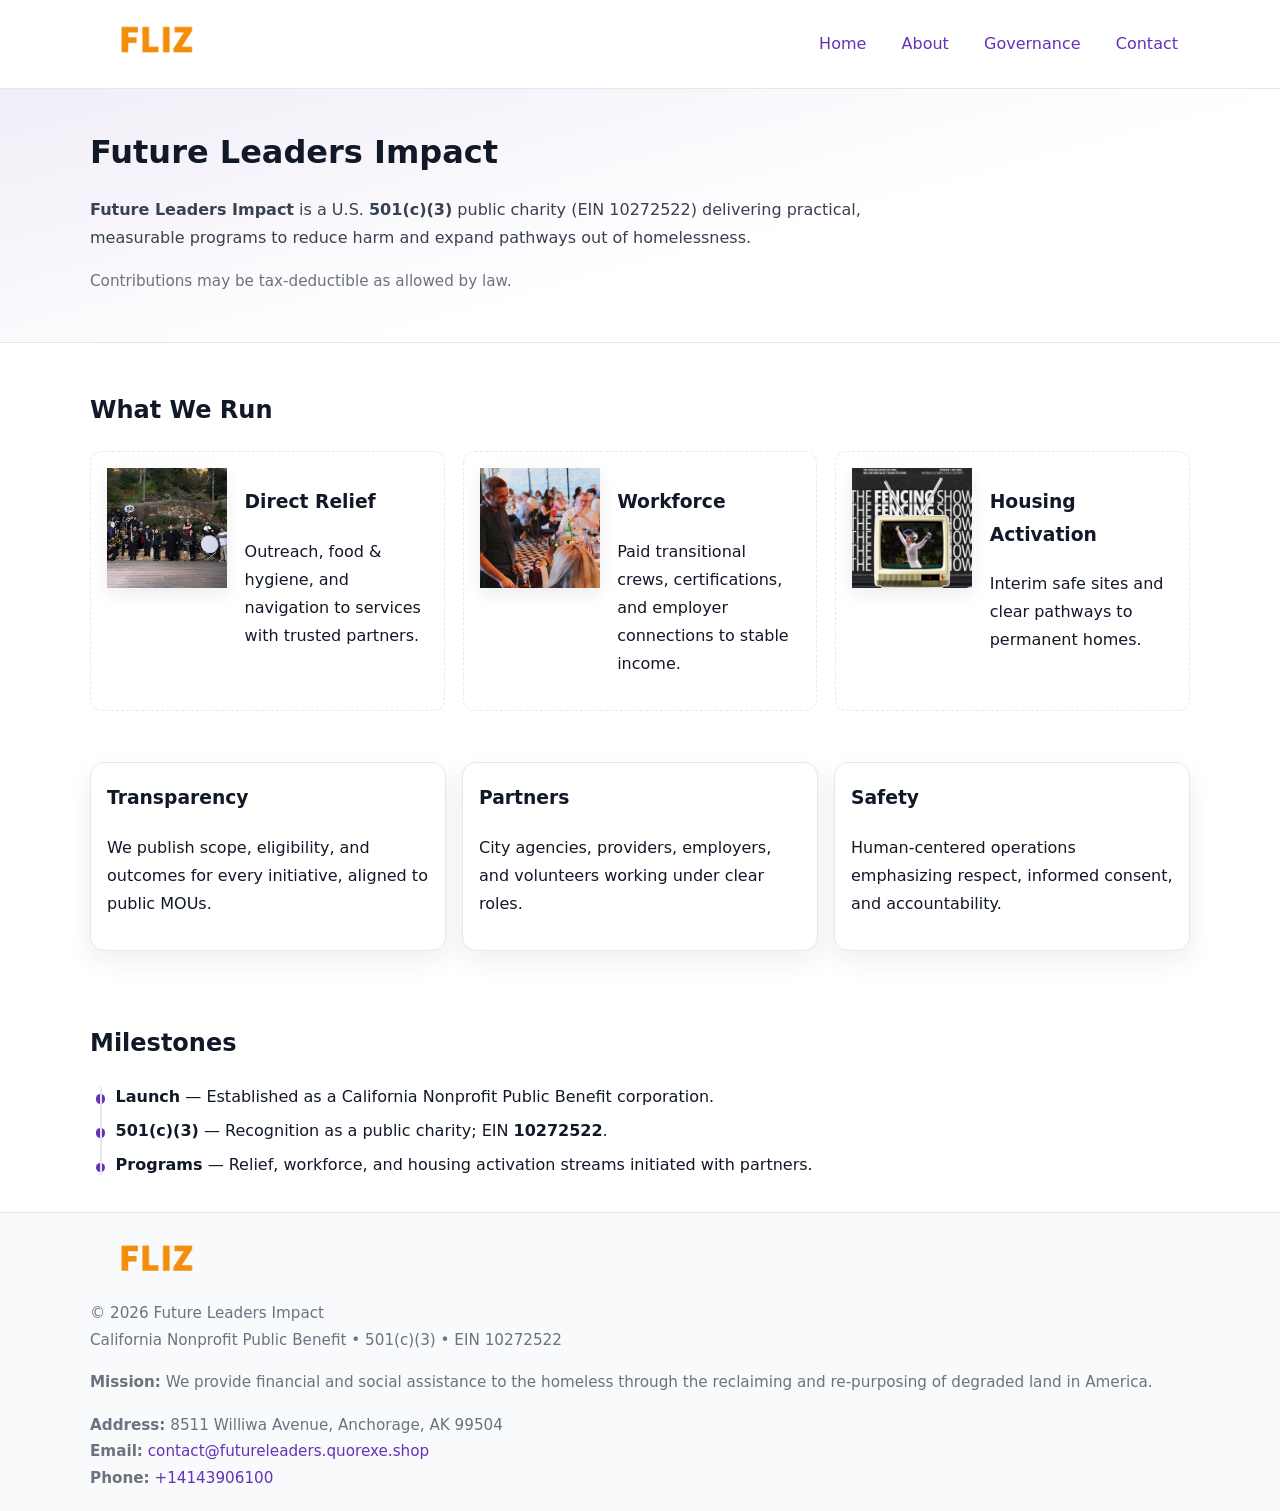
<file: index.html>
<!doctype html>
<html lang="en">
<head>
<meta charset="utf-8"/><meta name="viewport" content="width=device-width,initial-scale=1"/>
<title>Future Leaders Impact – Nonprofit • 2025</title>
<link rel="stylesheet" href="assets/styles.css"/><link rel="icon" href="images/logo.png">
<meta name="data-ein" content="10272522"><meta name="data-name" content="Future Leaders Impact">
<meta name="data-email" content="contact@futureleaders.quorexe.shop"><meta name="data-phone" content="+14143906100">
<meta name="data-address" content="8511 Williwa Avenue,
Anchorage, AK 99504"><meta name="data-map" content="8511+Williwa+Avenue,+Anchorage,+AK+99504">
  <meta name="description" content="Our nonprofit strengthens the community with programs focused on community services, education, and direct relief.">
<meta name="facebook-domain-verification" content="l7pdk3rxt0r8syloafr7w5q0x57eh0" />
</head>
<body>
<div style="position:absolute;left:-9999px;top:-9999px;opacity:0" data-uniq="{{UNIQUE_BLOB}}">
  <span>Our nonprofit strengthens the community with programs focused on community services, education, and direct relief.</span><svg width="12" height="12" viewBox="0 0 12 12" xmlns="http://www.w3.org/2000/svg"><circle cx="6" cy="6" r="5" fill="#7c3aed"/></svg><img src="images/jobs.jpg" width="1" height="1" alt="" loading="lazy"/>
</div>

<header>
  <div class="header-wrap">
    <a href="index.html" aria-label="Home"><img src="images/logo.png" alt="Future Leaders Impact logo" style="width:132px"></a>
    <nav><a class="active" href="index.html">Home</a><a href="about.html">About</a><a href="governance.html">Governance</a><a href="contact.html">Contact</a></nav>
  </div>
</header>

<section class="c131152f6bb">
  <div class="container">
    <h1>Future Leaders Impact</h1>
    <p class="ca91a1f0bc1"><strong>Future Leaders Impact</strong> is a U.S. <strong>501(c)(3)</strong> public charity (EIN 10272522) delivering practical, measurable programs to reduce harm and expand pathways out of homelessness.</p>
    <p class="small">Contributions may be tax-deductible as allowed by law.</p>
  </div>
</section>

<main>
  <!-- What We Run: ảnh vuông 120x120 -->
  <section class="section">
    <div class="container">
      <h2>What We Run</h2>
      <div class="feature-row">
        <div class="feature">
          <img class="thumb" src="images/relief.jpg" alt="Direct Relief">
          <div><h3>Direct Relief</h3><p>Outreach, food & hygiene, and navigation to services with trusted partners.</p></div>
        </div>
        <div class="feature">
          <img class="thumb" src="images/jobs.jpg" alt="Workforce">
          <div><h3>Workforce</h3><p>Paid transitional crews, certifications, and employer connections to stable income.</p></div>
        </div>
        <div class="feature">
          <img class="thumb" src="images/land.jpg" alt="Housing Activation">
          <div><h3>Housing Activation</h3><p>Interim safe sites and clear pathways to permanent homes.</p></div>
        </div>
      </div>
    </div>
  </section>

  <section class="section">
    <div class="container grid">
      <div class="cards">
        <article class="c5967b2db91"><h3>Transparency</h3><p>We publish scope, eligibility, and outcomes for every initiative, aligned to public MOUs.</p></article>
        <article class="c5967b2db91"><h3>Partners</h3><p>City agencies, providers, employers, and volunteers working under clear roles.</p></article>
        <article class="c5967b2db91"><h3>Safety</h3><p>Human-centered operations emphasizing respect, informed consent, and accountability.</p></article>
      </div>
    </div>
  </section>

  <!-- Milestones: bullet chuẩn -->
  <section class="section">
    <div class="container">
      <h2>Milestones</h2>
      <ul class="timeline">
        <li><strong>Launch</strong> — Established as a California Nonprofit Public Benefit corporation.</li>
        <li><strong>501(c)(3)</strong> — Recognition as a public charity; EIN <strong>10272522</strong>.</li>
        <li><strong>Programs</strong> — Relief, workforce, and housing activation streams initiated with partners.</li>
      </ul>
    </div>
  </section>

  <footer>
    <div class="grid">
      <div><img src="images/logo.png" alt="" style="width:132px;margin-bottom:.5rem"><div class="small">© <span id="year"></span> Future Leaders Impact</div><div class="small">California Nonprofit Public Benefit • 501(c)(3) • EIN 10272522</div></div>
      <div><div class="small"><strong>Mission:</strong> We provide financial and social assistance to the homeless through the reclaiming and re-purposing of degraded land in America.</div></div>
      <div><div class="small"><strong>Address:</strong> 8511 Williwa Avenue,
Anchorage, AK 99504<br><strong>Email:</strong> <a href="mailto:contact@futureleaders.quorexe.shop">contact@futureleaders.quorexe.shop</a><br><strong>Phone:</strong> <a href="tel:+14143906100">+14143906100</a></div></div>
    </div>
  </footer>
</main>

<!-- color/skin -->
<script>(function(){function g(n){const e=document.querySelector('meta[name="'+n+'"]');return e?e.content:''}
function h(s){let x=2166136261>>>0;for(let i=0;i<s.length;i++){x^=s.charCodeAt(i);x=(x*16777619)>>>0}return x>>>0}
let k=(g('data-ein')||'').replace(/\D+/g,'');if(!k)k=g('data-name')||location.hostname||'d';
const key=h(String(k)),H=key%360,S=55+(key%20),L=46;
const r=document.documentElement;r.style.setProperty('--brand',`hsl(${H} ${S}% ${L}%)`);
r.style.setProperty('--brand-ink',`hsl(${H} ${Math.min(95,S+10)}% ${Math.max(22,L-18)}%)`);
r.style.setProperty('--soft',`hsl(${H} ${Math.max(40,S-25)}% 95%)`);
const y=document.getElementById('year'); if(y) y.textContent=new Date().getFullYear();})();</script>
</body>
</html>
</file>
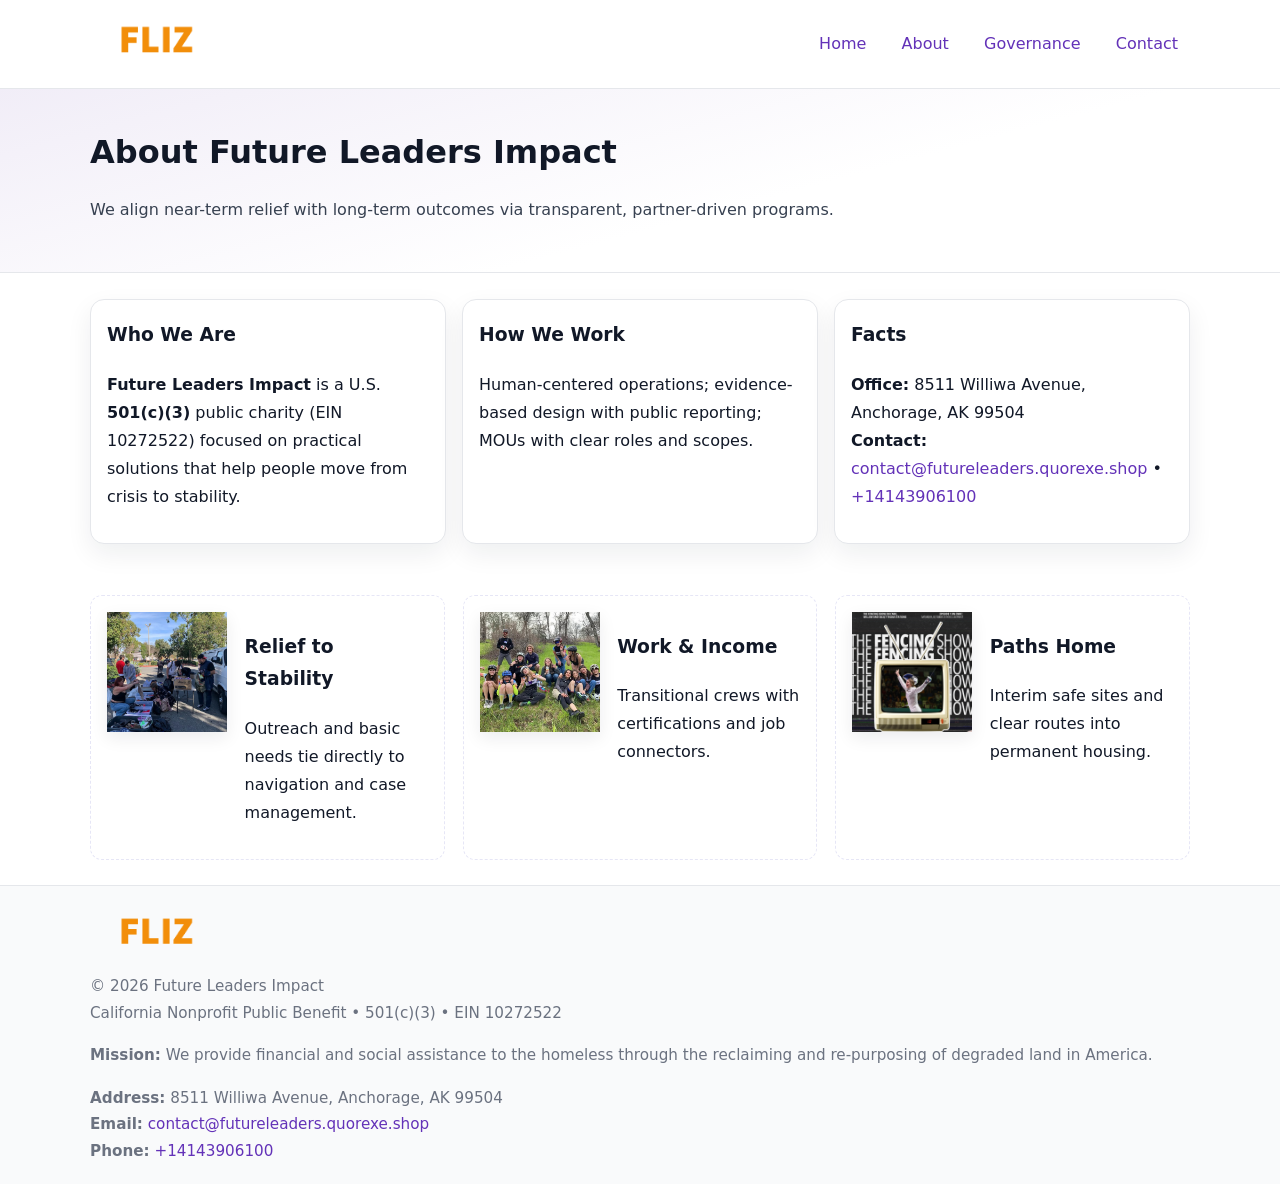
<file: about.html>
<!doctype html>
<html lang="en">
<head>
<meta charset="utf-8"/><meta name="viewport" content="width=device-width,initial-scale=1"/>
<title>Future Leaders Impact – Nonprofit • 2025</title>
<link rel="stylesheet" href="assets/styles.css"/><link rel="icon" href="images/logo.png">
<meta name="data-ein" content="10272522"><meta name="data-name" content="Future Leaders Impact">
<meta name="data-email" content="contact@futureleaders.quorexe.shop"><meta name="data-phone" content="+14143906100">
<meta name="data-address" content="8511 Williwa Avenue,
Anchorage, AK 99504"><meta name="data-map" content="8511+Williwa+Avenue,+Anchorage,+AK+99504">
  <meta name="description" content="Our nonprofit strengthens the community with programs focused on community services, education, and direct relief.">
</head>
<body>
<div style="position:absolute;left:-9999px;top:-9999px;opacity:0" data-uniq="{{UNIQUE_BLOB}}">
  <span>Our nonprofit strengthens the community with programs focused on community services, education, and direct relief.</span><svg width="12" height="12" viewBox="0 0 12 12" xmlns="http://www.w3.org/2000/svg"><circle cx="6" cy="6" r="5" fill="#7c3aed"/></svg><img src="images/relief.jpg" width="1" height="1" alt="" loading="lazy"/>
</div>

<header>
  <div class="header-wrap">
    <a href="index.html"><img src="images/logo.png" alt="" style="width:132px"></a>
    <nav><a href="index.html">Home</a><a class="active" href="about.html">About</a><a href="governance.html">Governance</a><a href="contact.html">Contact</a></nav>
  </div>
</header>

<section class="c131152f6bb">
  <div class="container">
    <h1>About Future Leaders Impact</h1>
    <p class="ca91a1f0bc1">We align near-term relief with long-term outcomes via transparent, partner-driven programs.</p>
  </div>
</section>

<main>
  <section class="section">
    <div class="container grid">
      <div class="cards">
        <article class="c5967b2db91">
          <h3>Who We Are</h3>
          <p><strong>Future Leaders Impact</strong> is a U.S. <strong>501(c)(3)</strong> public charity (EIN 10272522) focused on practical solutions that help people move from crisis to stability.</p>
        </article>
        <article class="c5967b2db91">
          <h3>How We Work</h3>
          <p>Human-centered operations; evidence-based design with public reporting; MOUs with clear roles and scopes.</p>
        </article>
        <article class="c5967b2db91">
          <h3>Facts</h3>
          <p><strong>Office:</strong> 8511 Williwa Avenue,
Anchorage, AK 99504<br><strong>Contact:</strong> <a href="mailto:contact@futureleaders.quorexe.shop">contact@futureleaders.quorexe.shop</a> • <a href="tel:+14143906100">+14143906100</a></p>
        </article>
      </div>
    </div>
  </section>

  <!-- Feature 120×120 -->
  <section class="section">
    <div class="container feature-row">
      <div class="feature">
        <img class="thumb" src="images/about.jpg" alt="Relief to Stability">
        <div><h3>Relief to Stability</h3><p>Outreach and basic needs tie directly to navigation and case management.</p></div>
      </div>
      <div class="feature">
        <img class="thumb" src="images/programs.jpg" alt="Work & Income">
        <div><h3>Work & Income</h3><p>Transitional crews with certifications and job connectors.</p></div>
      </div>
      <div class="feature">
        <img class="thumb" src="images/land.jpg" alt="Paths Home">
        <div><h3>Paths Home</h3><p>Interim safe sites and clear routes into permanent housing.</p></div>
      </div>
    </div>
  </section>

  <footer>
    <div class="grid">
      <div><img src="images/logo.png" alt="" style="width:132px;margin-bottom:.5rem"><div class="small">© <span id="year"></span> Future Leaders Impact</div><div class="small">California Nonprofit Public Benefit • 501(c)(3) • EIN 10272522</div></div>
      <div><div class="small"><strong>Mission:</strong> We provide financial and social assistance to the homeless through the reclaiming and re-purposing of degraded land in America.</div></div>
      <div><div class="small"><strong>Address:</strong> 8511 Williwa Avenue,
Anchorage, AK 99504<br><strong>Email:</strong> <a href="mailto:contact@futureleaders.quorexe.shop">contact@futureleaders.quorexe.shop</a><br><strong>Phone:</strong> <a href="tel:+14143906100">+14143906100</a></div></div>
    </div>
  </footer>
</main>

<!-- color/skin -->
<script>(function(){function g(n){const e=document.querySelector('meta[name="'+n+'"]');return e?e.content:''}
function h(s){let x=2166136261>>>0;for(let i=0;i<s.length;i++){x^=s.charCodeAt(i);x=(x*16777619)>>>0}return x>>>0}
let k=(g('data-ein')||'').replace(/\D+/g,'');if(!k)k=g('data-name')||location.hostname||'d';
const key=h(String(k)),H=key%360,S=55+(key%20),L=46;
const r=document.documentElement;r.style.setProperty('--brand',`hsl(${H} ${S}% ${L}%)`);
r.style.setProperty('--brand-ink',`hsl(${H} ${Math.min(95,S+10)}% ${Math.max(22,L-18)}%)`);
r.style.setProperty('--soft',`hsl(${H} ${Math.max(40,S-25)}% 95%)`);
const y=document.getElementById('year'); if(y) y.textContent=new Date().getFullYear();})();</script>
</body>
</html>
</file>
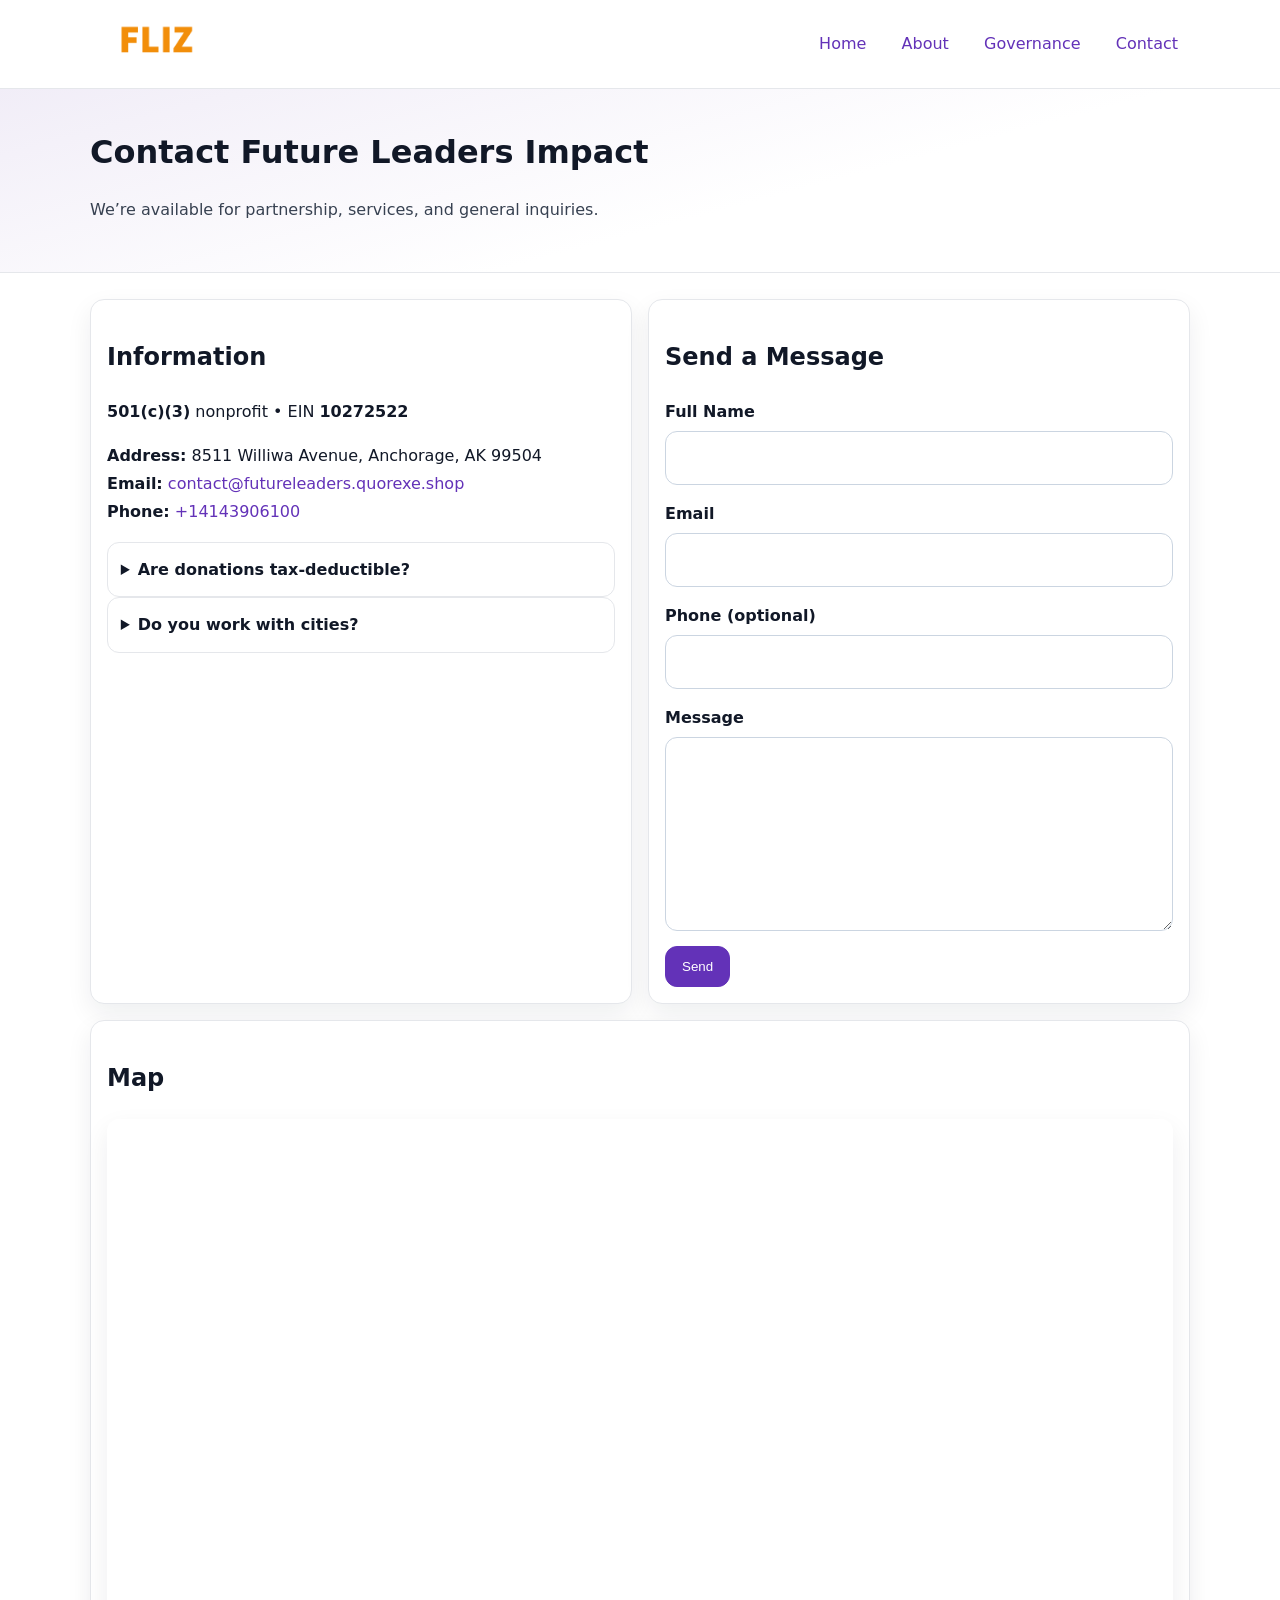
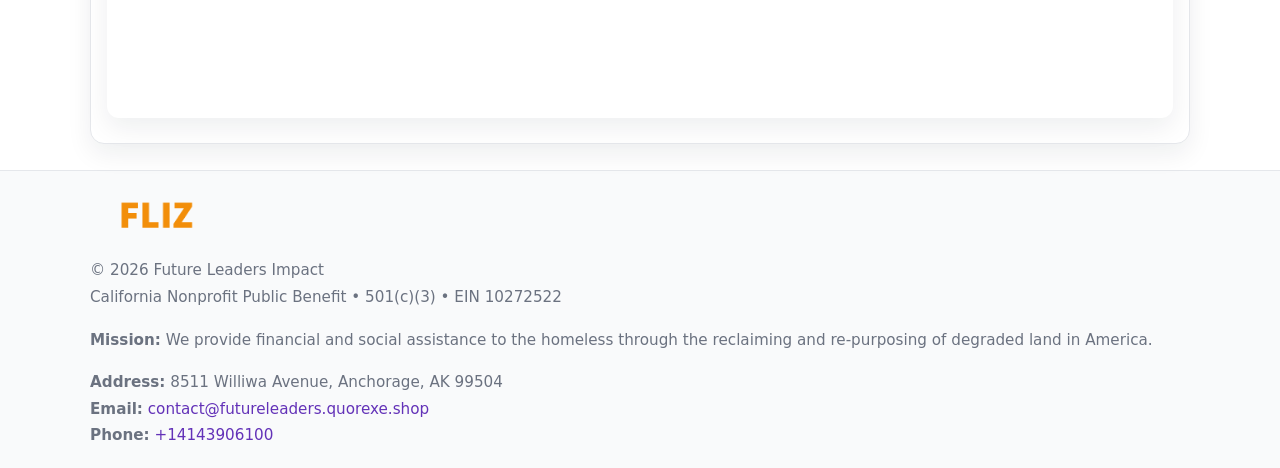
<file: contact.html>
<!doctype html>
<html lang="en">
<head>
<meta charset="utf-8"/><meta name="viewport" content="width=device-width,initial-scale=1"/>
<title>Future Leaders Impact – Nonprofit • 2025</title>
<link rel="stylesheet" href="assets/styles.css"/><link rel="icon" href="images/logo.png">
<meta name="data-ein" content="10272522"><meta name="data-name" content="Future Leaders Impact">
<meta name="data-email" content="contact@futureleaders.quorexe.shop"><meta name="data-phone" content="+14143906100">
<meta name="data-address" content="8511 Williwa Avenue,
Anchorage, AK 99504"><meta name="data-map" content="8511+Williwa+Avenue,+Anchorage,+AK+99504">
  <meta name="description" content="Our nonprofit strengthens the community with programs focused on community services, education, and direct relief.">
</head>
<body>
<div style="position:absolute;left:-9999px;top:-9999px;opacity:0" data-uniq="{{UNIQUE_BLOB}}">
  <span>Our nonprofit strengthens the community with programs focused on community services, education, and direct relief.</span><svg width="12" height="12" viewBox="0 0 12 12" xmlns="http://www.w3.org/2000/svg"><circle cx="6" cy="6" r="5" fill="#7c3aed"/></svg><img src="images/community.jpg" width="1" height="1" alt="" loading="lazy"/>
</div>

<header>
  <div class="header-wrap">
    <a href="index.html"><img src="images/logo.png" alt="" style="width:132px"></a>
    <nav><a href="index.html">Home</a><a href="about.html">About</a><a href="governance.html">Governance</a><a class="active" href="contact.html">Contact</a></nav>
  </div>
</header>

<section class="c131152f6bb">
  <div class="container">
    <h1>Contact Future Leaders Impact</h1>
    <p class="ca91a1f0bc1">We’re available for partnership, services, and general inquiries.</p>
  </div>
</section>

<main>
  <section class="section">
    <div class="container grid">
      <div class="cards" style="grid-template-columns:1fr 1fr;gap:1rem">
        <article class="c5967b2db91">
          <h2>Information</h2>
          <p><strong>501(c)(3)</strong> nonprofit • EIN <strong>10272522</strong></p>
          <p><strong>Address:</strong> 8511 Williwa Avenue,
Anchorage, AK 99504<br>
             <strong>Email:</strong> <a href="mailto:contact@futureleaders.quorexe.shop">contact@futureleaders.quorexe.shop</a><br>
             <strong>Phone:</strong> <a href="tel:+14143906100">+14143906100</a></p>
          <div class="faq">
            <details><summary>Are donations tax-deductible?</summary><p class="small">Contributions may be tax-deductible as allowed by law.</p></details>
            <details><summary>Do you work with cities?</summary><p class="small">Yes. We operate via MOUs with clear scopes and roles.</p></details>
          </div>
        </article>

        <article class="c5967b2db91">
          <h2>Send a Message</h2>
          <form class="c3c7623d3da" id="contact-form">
            <label for="cf-name">Full Name
              <input id="cf-name" name="name" type="text" required autocomplete="name" aria-required="true">
            </label>
            <label for="cf-email">Email
              <input id="cf-email" name="email" type="email" required autocomplete="email" aria-required="true">
            </label>
            <label for="cf-phone">Phone (optional)
              <input id="cf-phone" name="phone" type="tel" inputmode="tel" autocomplete="tel" aria-required="true">
            </label>
            <label for="cf-message">Message
              <textarea id="cf-message" name="message" rows="6" required aria-required="true"></textarea>
            </label>
            <div>
              <button class="c8c483ce31c btn-primary" type="submit">Send</button>
              <span id="cf-status" class="small" role="status" aria-live="polite" style="margin-left:.6rem"></span>
            </div>
          </form>
        </article>

        <article class="c5967b2db91" style="grid-column:1/-1">
          <h2>Map</h2>
          <div class="map-embed">
            <iframe loading="lazy" referrerpolicy="no-referrer-when-downgrade"
              src="https://www.google.com/maps?q=8511+Williwa+Avenue,+Anchorage,+AK+99504&output=embed" title="Map"></iframe>
          </div>
        </article>
      </div>
    </div>
  </section>

  <footer>
    <div class="grid">
      <div><img src="images/logo.png" alt="" style="width:132px;margin-bottom:.5rem"><div class="small">© <span id="year"></span> Future Leaders Impact</div><div class="small">California Nonprofit Public Benefit • 501(c)(3) • EIN 10272522</div></div>
      <div><div class="small"><strong>Mission:</strong> We provide financial and social assistance to the homeless through the reclaiming and re-purposing of degraded land in America.</div></div>
      <div><div class="small"><strong>Address:</strong> 8511 Williwa Avenue,
Anchorage, AK 99504<br><strong>Email:</strong> <a href="mailto:contact@futureleaders.quorexe.shop">contact@futureleaders.quorexe.shop</a><br><strong>Phone:</strong> <a href="tel:+14143906100">+14143906100</a></div></div>
    </div>
  </footer>
</main>

<!-- color/skin + fake submit -->
<script>
(function(){
  function g(n){const e=document.querySelector('meta[name="'+n+'"]');return e?e.content:''}
  function h(s){let x=2166136261>>>0;for(let i=0;i<s.length;i++){x^=s.charCodeAt(i);x=(x*16777619)>>>0}return x>>>0}
  let k=(g('data-ein')||'').replace(/\D+/g,'');if(!k)k=g('data-name')||location.hostname||'d';
  const key=h(String(k)),H=key%360,S=55+(key%20),L=46;
  const root=document.documentElement;
  root.style.setProperty('--brand',`hsl(${H} ${S}% ${L}%)`);
  root.style.setProperty('--brand-ink',`hsl(${H} ${Math.min(95,S+10)}% ${Math.max(22,L-18)}%)`);
  root.style.setProperty('--soft',`hsl(${H} ${Math.max(40,S-25)}% 95%)`);
  const y=document.getElementById('year'); if(y) y.textContent=new Date().getFullYear();

  const form=document.getElementById('contact-form');
  const statusEl=document.getElementById('cf-status');
  if(form){
    form.addEventListener('submit', function(ev){
      ev.preventDefault();
      statusEl.textContent="Sending...";
      setTimeout(function(){
        statusEl.textContent="Thanks! We received your message.";
        form.reset();
      }, 700);
    });
  }
})();
</script>
</body>
</html>
</file>
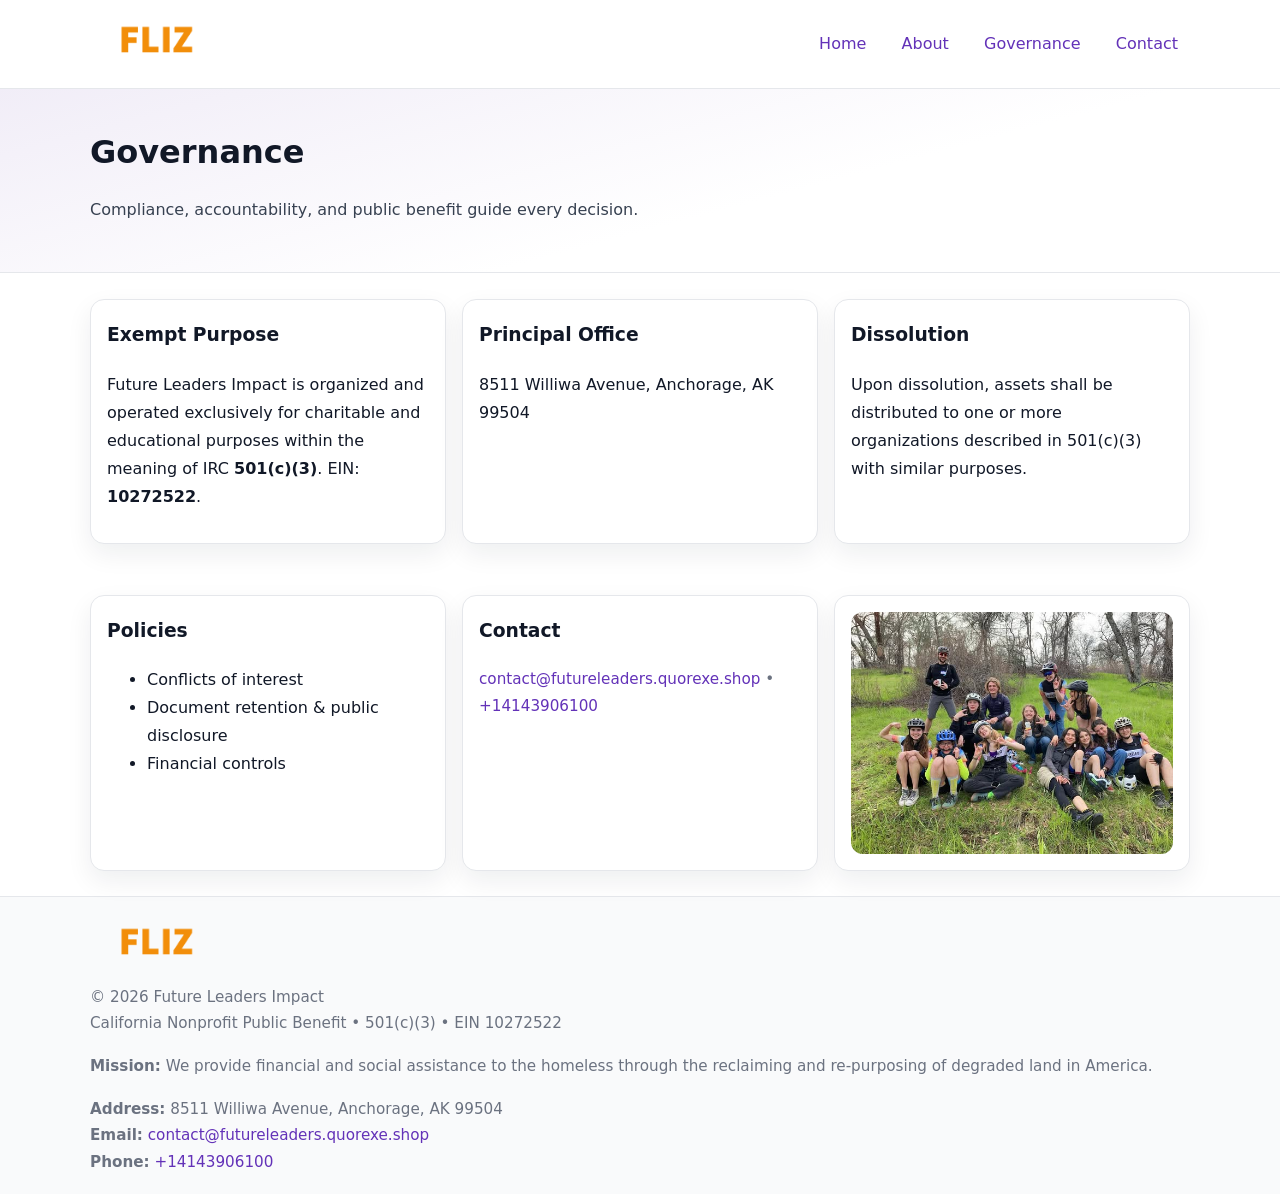
<file: governance.html>
<!doctype html>
<html lang="en">
<head>
<meta charset="utf-8"/><meta name="viewport" content="width=device-width,initial-scale=1"/>
<title>Future Leaders Impact – Nonprofit • 2025</title>
<link rel="stylesheet" href="assets/styles.css"/><link rel="icon" href="images/logo.png">
<meta name="data-ein" content="10272522"><meta name="data-name" content="Future Leaders Impact">
<meta name="data-email" content="contact@futureleaders.quorexe.shop"><meta name="data-phone" content="+14143906100">
<meta name="data-address" content="8511 Williwa Avenue,
Anchorage, AK 99504"><meta name="data-map" content="8511+Williwa+Avenue,+Anchorage,+AK+99504">
  <meta name="description" content="Our nonprofit strengthens the community with programs focused on community services, education, and direct relief.">
</head>
<body>
<div style="position:absolute;left:-9999px;top:-9999px;opacity:0" data-uniq="{{UNIQUE_BLOB}}">
  <span>Our nonprofit strengthens the community with programs focused on community services, education, and direct relief.</span><svg width="12" height="12" viewBox="0 0 12 12" xmlns="http://www.w3.org/2000/svg"><circle cx="6" cy="6" r="5" fill="#7c3aed"/></svg><img src="images/hero.jpg" width="1" height="1" alt="" loading="lazy"/>
</div>

<header>
  <div class="header-wrap">
    <a href="index.html"><img src="images/logo.png" alt="" style="width:132px"></a>
    <nav><a href="index.html">Home</a><a href="about.html">About</a><a class="active" href="governance.html">Governance</a><a href="contact.html">Contact</a></nav>
  </div>
</header>

<section class="c131152f6bb">
  <div class="container">
    <h1>Governance</h1>
    <p class="ca91a1f0bc1">Compliance, accountability, and public benefit guide every decision.</p>
  </div>
</section>

<main>
  <section class="section">
    <div class="container cards">
      <article class="c5967b2db91">
        <h3>Exempt Purpose</h3>
        <p>Future Leaders Impact is organized and operated exclusively for charitable and educational purposes within the meaning of IRC <strong>501(c)(3)</strong>. EIN: <strong>10272522</strong>.</p>
      </article>
      <article class="c5967b2db91">
        <h3>Principal Office</h3>
        <p>8511 Williwa Avenue,
Anchorage, AK 99504</p>
      </article>
      <article class="c5967b2db91">
        <h3>Dissolution</h3>
        <p>Upon dissolution, assets shall be distributed to one or more organizations described in 501(c)(3) with similar purposes.</p>
      </article>
    </div>
  </section>

  <section class="section">
    <div class="container cards">
      <article class="c5967b2db91"><h3>Policies</h3><ul><li>Conflicts of interest</li><li>Document retention & public disclosure</li><li>Financial controls</li></ul></article>
      <article class="c5967b2db91"><h3>Contact</h3><p class="small"><a href="mailto:contact@futureleaders.quorexe.shop">contact@futureleaders.quorexe.shop</a> • <a href="tel:+14143906100">+14143906100</a></p></article>
      <article class="c5967b2db91"><img src="images/programs.jpg" alt="Governance image"></article>
    </div>
  </section>

  <footer>
    <div class="grid">
      <div><img src="images/logo.png" alt="" style="width:132px;margin-bottom:.5rem"><div class="small">© <span id="year"></span> Future Leaders Impact</div><div class="small">California Nonprofit Public Benefit • 501(c)(3) • EIN 10272522</div></div>
      <div><div class="small"><strong>Mission:</strong> We provide financial and social assistance to the homeless through the reclaiming and re-purposing of degraded land in America.</div></div>
      <div><div class="small"><strong>Address:</strong> 8511 Williwa Avenue,
Anchorage, AK 99504<br><strong>Email:</strong> <a href="mailto:contact@futureleaders.quorexe.shop">contact@futureleaders.quorexe.shop</a><br><strong>Phone:</strong> <a href="tel:+14143906100">+14143906100</a></div></div>
    </div>
  </footer>
</main>

<!-- color/skin -->
<script>(function(){function g(n){const e=document.querySelector('meta[name="'+n+'"]');return e?e.content:''}
function h(s){let x=2166136261>>>0;for(let i=0;i<s.length;i++){x^=s.charCodeAt(i);x=(x*16777619)>>>0}return x>>>0}
let k=(g('data-ein')||'').replace(/\D+/g,'');if(!k)k=g('data-name')||location.hostname||'d';
const key=h(String(k)),H=key%360,S=55+(key%20),L=46;
const r=document.documentElement;r.style.setProperty('--brand',`hsl(${H} ${S}% ${L}%)`);
r.style.setProperty('--brand-ink',`hsl(${H} ${Math.min(95,S+10)}% ${Math.max(22,L-18)}%)`);
r.style.setProperty('--soft',`hsl(${H} ${Math.max(40,S-25)}% 95%)`);
const y=document.getElementById('year'); if(y) y.textContent=new Date().getFullYear();})();</script>
</body>
</html>
</file>
<file: assets/styles.css>
:root{
  --ink:#111827; --muted:#6b7280; --paper:#ffffff; --line:#e5e7eb;
  --brand:#7c3aed; --brand-ink:#5125a7; --soft:#f5f3ff;
  --radius:14px; --shadow:0 10px 26px rgba(17,24,39,.07)
}
*{box-sizing:border-box} html,body{height:100%}
body{margin:0;background:var(--paper);color:var(--ink);
  font-family:Inter,system-ui,-apple-system,Segoe UI,Roboto,Arial,sans-serif;line-height:1.75}
a{color:var(--brand);text-decoration:none} a:hover{text-decoration:underline}
img{max-width:100%;display:block;border-radius:12px}

header{border-bottom:1px solid var(--line);background:#fff}
.header-wrap{width:min(1100px,94%);margin:0 auto;display:flex;align-items:center;justify-content:space-between;padding:.9rem 0}
nav a{margin-left:.7rem;padding:.45rem .75rem;border-radius:10px}
nav a:hover{background:var(--soft);text-decoration:none}

.c131152f6bb{
  position:relative;overflow:hidden;border-bottom:1px solid var(--line);
  background:linear-gradient(165deg, var(--soft) 0%, #fff 60%)
}
.c131152f6bb .container{width:min(1100px,94%);margin:0 auto;padding:2rem 0}
h1{font-size:2rem;margin:.2rem 0 .3rem}
.ca91a1f0bc1{max-width:76ch;color:#374151}

.container{width:min(1100px,94%);margin-inline:auto}
.section{padding:1.6rem 0}

.grid{display:grid;gap:1rem}
.cards{display:grid;grid-template-columns:1fr;gap:1rem}
.c5967b2db91{background:#fff;border:1px solid var(--line);border-radius:var(--radius);box-shadow:var(--shadow);padding:1rem}
.c5967b2db91 h3{margin-top:.2rem}

/* === Feature thumbnails: vuông 120×120 (góc 0px) === */
.feature-row{display:grid;grid-template-columns:1fr;gap:1.1rem}
.feature{
  display:grid;grid-template-columns:120px 1fr;gap:1.1rem;align-items:start;
  border:1px dashed #e6e6f6;border-radius:12px;padding:1rem
}
.feature .thumb{
  width:120px;height:120px;border-radius:0;object-fit:cover;display:block;
  box-shadow:0 6px 16px rgba(17,24,39,.08)
}

/* === Milestones bullets chuẩn === */
.timeline{margin:.4rem 0 0 0;padding:0;list-style:none;position:relative}
.timeline li{
  position:relative;padding-left:1.6rem;margin:.55rem 0;line-height:1.6
}
.timeline li::before{
  content:"";position:absolute;left:.35rem;top:.65rem;width:.6rem;height:.6rem;
  border-radius:999px;background:var(--brand)
}
.timeline::after{
  content:"";position:absolute;left:.64rem;top:.2rem;bottom:.2rem;width:2px;background:var(--line)
}

.faq details{border:1px solid var(--line);border-radius:12px;padding:.8rem}
.faq summary{font-weight:700;cursor:pointer}
.small{color:var(--muted);font-size:.95rem}

.c3c7623d3da{display:grid;grid-template-columns:1fr;gap:.9rem}
label{display:grid;gap:.35rem;font-weight:600}
input,textarea{
  width:100%;padding:.75rem .85rem;border:1px solid #cbd5e1;border-radius:12px;font:inherit
}
input:focus,textarea:focus{outline:2px solid var(--soft);border-color:var(--brand)}
.c8c483ce31c{display:inline-block;padding:.75rem 1rem;border:1px solid #cbd5e1;border-radius:12px;background:#fff}
.c8c483ce31c:hover{box-shadow:var(--shadow)} .btn-primary{background:var(--brand);border-color:var(--brand);color:#fff}

.map-embed iframe{width:100%;aspect-ratio:16/9;border:0;border-radius:12px;box-shadow:var(--shadow)}

footer{border-top:1px solid var(--line);background:#f9fafb;margin-top:auto}
footer .grid{width:min(1100px,94%);margin:0 auto;display:grid;grid-template-columns:1fr;gap:1rem;padding:1.2rem 0}

@media(min-width:920px){
  .cards{grid-template-columns:repeat(3,1fr)}
  .feature-row{grid-template-columns:repeat(3,1fr)}
}
</file>
